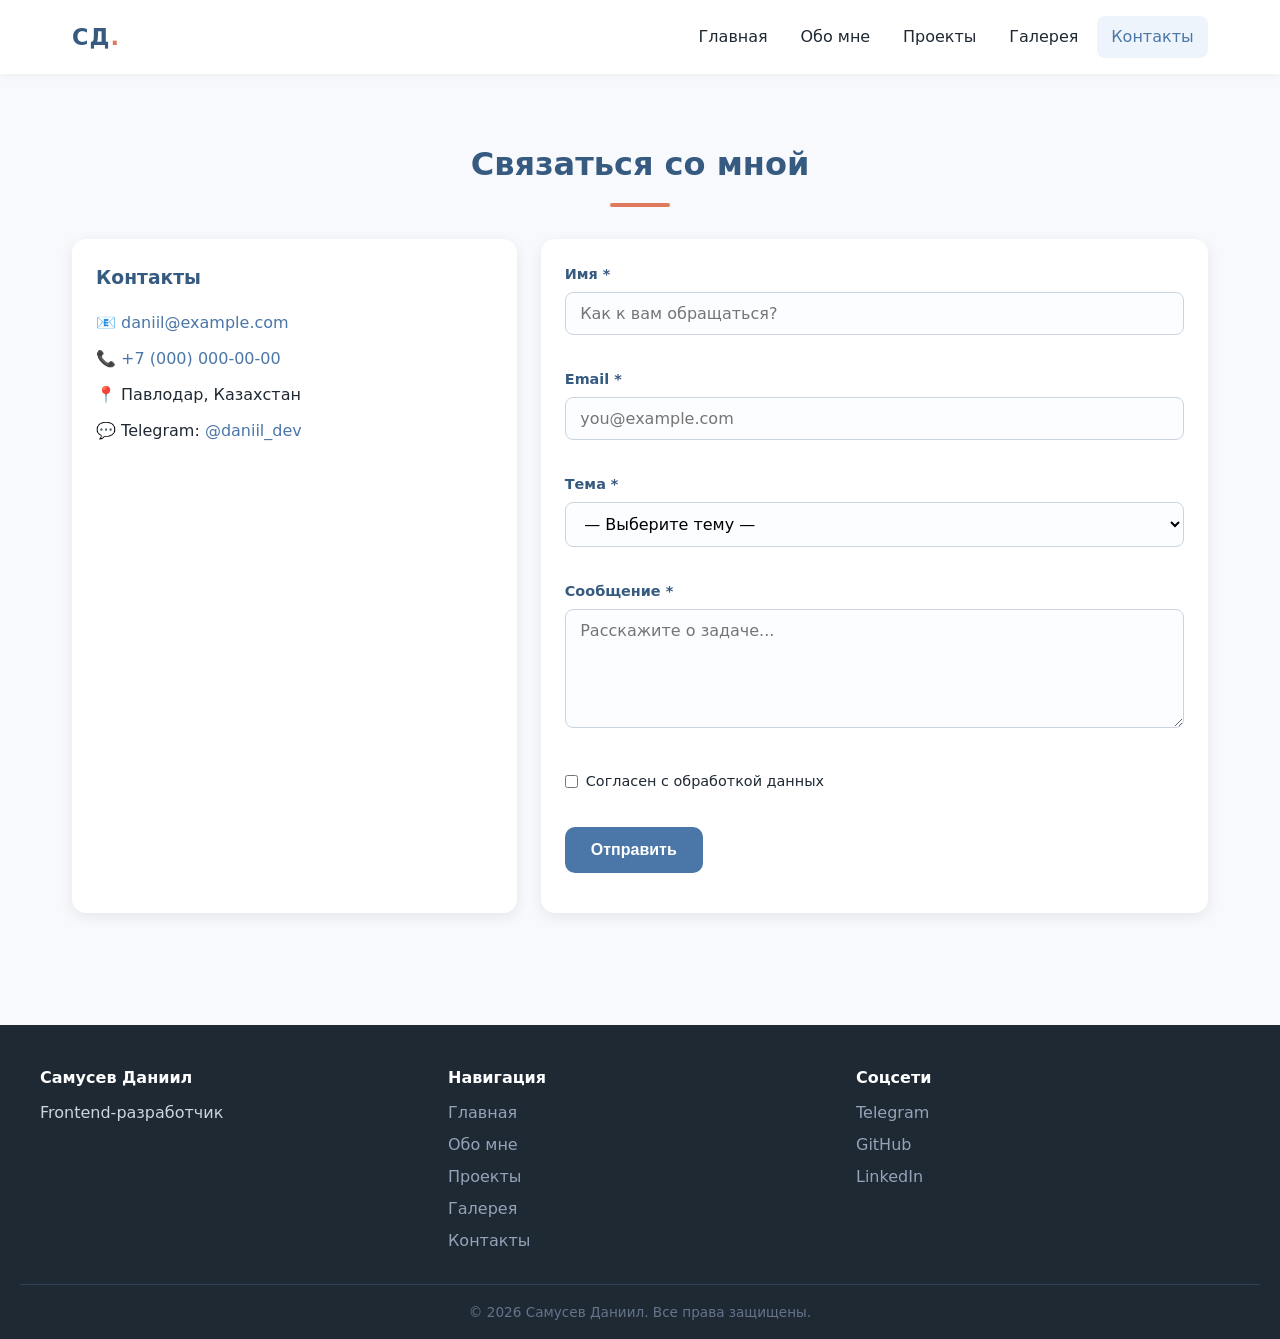
<file: contacts.html>
<!DOCTYPE html>
<html lang="ru">
<head>
<meta charset="UTF-8">
<meta name="viewport" content="width=device-width, initial-scale=1.0">
<title>Контакты — Портфолио</title>
<link rel="stylesheet" href="style.css">
</head>
<body>

<header class="site-header">
  <div class="header-inner">
    <a href="index.html" class="logo">СД<span>.</span></a>
    <button class="burger" aria-label="Меню"><span></span><span></span><span></span></button>
    <nav class="nav" id="nav">
      <a href="index.html">Главная</a>
      <a href="about.html">Обо мне</a>
      <a href="projects.html">Проекты</a>
      <a href="gallery.html">Галерея</a>
      <a href="contacts.html" class="active">Контакты</a>
    </nav>
  </div>
</header>

<section class="section" data-aos="fade-up">
  <h1 class="section-title">Связаться со мной</h1>

  <div class="contacts-grid">
    <div class="contact-info" data-aos="fade-right">
      <h3>Контакты</h3>
      <p>📧 <a href="mailto:daniil@example.com">daniil@example.com</a></p>
      <p>📞 <a href="tel:+70000000000">+7 (000) 000-00-00</a></p>
      <p>📍 Павлодар, Казахстан</p>
      <p>💬 Telegram: <a href="#">@daniil_dev</a></p>
    </div>

    <form class="contact-form" id="contactForm" data-aos="fade-left" novalidate>
      <div class="field">
        <label for="name">Имя *</label>
        <input type="text" id="name" name="name" required minlength="2" placeholder="Как к вам обращаться?">
        <small class="error" data-for="name"></small>
      </div>

      <div class="field">
        <label for="email">Email *</label>
        <input type="email" id="email" name="email" required placeholder="you@example.com">
        <small class="error" data-for="email"></small>
      </div>

      <div class="field">
        <label for="subject">Тема *</label>
        <select id="subject" name="subject" required>
          <option value="">— Выберите тему —</option>
          <option value="order">Заказать сайт</option>
          <option value="question">Задать вопрос</option>
          <option value="job">Предложение о работе</option>
        </select>
        <small class="error" data-for="subject"></small>
      </div>

      <div class="field">
        <label for="message">Сообщение *</label>
        <textarea id="message" name="message" rows="5" required minlength="10" placeholder="Расскажите о задаче..."></textarea>
        <small class="error" data-for="message"></small>
      </div>

      <div class="field checkbox">
        <label>
          <input type="checkbox" id="agree" required>
          Согласен с обработкой данных
        </label>
        <small class="error" data-for="agree"></small>
      </div>

      <button type="submit" class="btn btn-primary">Отправить</button>
      <p class="result" id="formResult" role="status"></p>
    </form>
  </div>
</section>

<footer class="site-footer">
  <div class="footer-inner">
    <div><h4>Самусев Даниил</h4><p>Frontend-разработчик</p></div>
    <div>
      <h4>Навигация</h4>
      <a href="index.html">Главная</a>
      <a href="about.html">Обо мне</a>
      <a href="projects.html">Проекты</a>
      <a href="gallery.html">Галерея</a>
      <a href="contacts.html">Контакты</a>
    </div>
    <div><h4>Соцсети</h4><a href="#">Telegram</a><a href="#">GitHub</a><a href="#">LinkedIn</a></div>
  </div>
  <p class="copyright">© 2026 Самусев Даниил. Все права защищены.</p>
</footer>

<button class="to-top" id="toTop" aria-label="Наверх">↑</button>
<script src="script.js"></script>
</body>
</html>
</file>
<file: style.css>
/* ============================================
   Базовые стили
   ============================================ */
*, *::before, *::after { box-sizing: border-box; margin: 0; padding: 0; }

:root {
  --primary: #4a76a8;
  --primary-dark: #365a80;
  --accent: #e07a5f;
  --text: #1f2933;
  --muted: #6b7280;
  --bg: #f7f9fc;
  --card: #ffffff;
  --radius: 14px;
  --shadow: 0 4px 14px rgba(0,0,0,0.08);
  --shadow-lg: 0 10px 30px rgba(0,0,0,0.12);
  --transition: 0.3s ease;
}

html { scroll-behavior: smooth; }

body {
  font-family: system-ui, -apple-system, "Segoe UI", Arial, sans-serif;
  background: var(--bg);
  color: var(--text);
  line-height: 1.65;
  min-height: 100vh;
  overflow-x: hidden;
}

a { color: var(--primary); text-decoration: none; transition: color var(--transition); }
a:hover { color: var(--primary-dark); }

img { max-width: 100%; display: block; }

/* ===== Header ===== */
.site-header {
  position: sticky; top: 0; z-index: 100;
  background: rgba(255,255,255,0.92);
  backdrop-filter: blur(10px);
  box-shadow: 0 1px 8px rgba(0,0,0,0.06);
}
.header-inner {
  display: flex; align-items: center; justify-content: space-between;
  padding: 1rem 1.25rem; max-width: 1200px; margin: 0 auto;
  position: relative;
}
.logo { font-size: 1.4rem; font-weight: 800; color: var(--primary-dark); letter-spacing: 1px; }
.logo span { color: var(--accent); }

.nav {
  display: none; flex-direction: column;
  position: absolute; top: 100%; left: 0; right: 0;
  background: #fff; padding: 1rem; gap: 0.5rem;
  box-shadow: 0 6px 20px rgba(0,0,0,0.08);
}
.nav.open { display: flex; }
.nav a { color: var(--text); font-weight: 500; padding: 0.6rem 0.5rem; border-radius: 8px; }
.nav a:hover, .nav a.active { color: var(--primary); background: #eef4fb; }

.burger {
  display: flex; flex-direction: column; justify-content: space-between;
  width: 28px; height: 22px; background: none; border: none; cursor: pointer;
}
.burger span {
  display: block; height: 3px; width: 100%;
  background: var(--primary-dark); border-radius: 2px;
  transition: transform var(--transition), opacity var(--transition);
}
.burger.active span:nth-child(1) { transform: translateY(9px) rotate(45deg); }
.burger.active span:nth-child(2) { opacity: 0; }
.burger.active span:nth-child(3) { transform: translateY(-9px) rotate(-45deg); }

/* ===== Hero с фоном ===== */
.hero-with-bg {
  position: relative;
  background-image: url("https://images.unsplash.com/photo-1498050108023-c5249f4df085?auto=format&fit=crop&w=1600&q=80");
  background-size: cover;
  background-position: center;
  color: #fff;
  padding: 6rem 1.25rem;
  text-align: center;
  overflow: hidden;
}
.hero-overlay {
  position: absolute; inset: 0;
  background: linear-gradient(135deg, rgba(54,90,128,0.88), rgba(31,41,51,0.78));
}
.hero-content { position: relative; z-index: 1; max-width: 700px; margin: 0 auto; }
.hero-greeting { color: #ffd166; font-weight: 600; margin-bottom: 0.5rem; }
.hero h1, .hero-with-bg h1 {
  font-size: clamp(1.8rem, 6vw, 3.2rem);
  margin-bottom: 0.75rem;
  color: #fff;
}
.accent { color: #ffd166; }
.hero-sub {
  font-size: clamp(1rem, 2.5vw, 1.2rem);
  color: #e5edf7;
  max-width: 600px; margin: 0 auto 1.5rem;
}
.hero-actions { display: flex; gap: 0.75rem; justify-content: center; flex-wrap: wrap; }

.btn {
  display: inline-block;
  padding: 0.75rem 1.5rem;
  border-radius: 10px;
  font-weight: 600;
  cursor: pointer;
  border: 2px solid transparent;
  transition: all var(--transition);
  font-size: 1rem;
}
.btn-primary { background: var(--primary); color: #fff; }
.btn-primary:hover {
  background: var(--primary-dark); color: #fff;
  transform: translateY(-2px);
  box-shadow: 0 6px 18px rgba(74,118,168,0.35);
}
.btn-outline { border-color: #fff; color: #fff; background: transparent; }
.btn-outline:hover { background: #fff; color: var(--primary-dark); }

/* ===== Секции ===== */
.section { padding: 3rem 1.25rem; max-width: 1200px; margin: 0 auto; }
.section-title {
  font-size: clamp(1.4rem, 3vw, 2rem);
  color: var(--primary-dark);
  text-align: center;
  margin-bottom: 2rem;
  position: relative;
}
.section-title::after {
  content: ""; display: block;
  width: 60px; height: 4px;
  background: var(--accent);
  border-radius: 2px;
  margin: 0.75rem auto 0;
}
.section-sub {
  text-align: center; color: var(--muted);
  margin: -1.5rem 0 2rem;
}

/* ===== Grid ===== */
.grid { display: grid; gap: 1.25rem; }
.grid-3 { grid-template-columns: 1fr; }

/* ===== Карточки общие ===== */
.card {
  background: var(--card);
  padding: 1.5rem;
  border-radius: var(--radius);
  box-shadow: var(--shadow);
  transition: transform var(--transition), box-shadow var(--transition);
  color: inherit;
  display: block;
}
.card:hover { transform: translateY(-6px); box-shadow: var(--shadow-lg); }

/* ===== Карточки навыков (переделанные) ===== */
.skills-grid { align-items: stretch; }

.skill-card {
  background: #fff;
  border-radius: var(--radius);
  box-shadow: var(--shadow);
  display: flex;
  flex-direction: column;
  align-items: center;
  text-align: center;
  padding: 2rem 1.5rem 1.75rem;
  height: 100%;
  transition: transform var(--transition), box-shadow var(--transition);
}
.skill-card:hover {
  transform: translateY(-6px);
  box-shadow: var(--shadow-lg);
}

.skill-icon {
  width: 84px; height: 84px;
  border-radius: 50%;
  overflow: hidden;
  margin-bottom: 1rem;
  border: 3px solid #e5edf7;
  box-shadow: 0 6px 18px rgba(74, 118, 168, 0.15);
  transition: transform var(--transition), border-color var(--transition);
  flex-shrink: 0;
}
.skill-card:hover .skill-icon {
  transform: scale(1.06) rotate(-3deg);
  border-color: var(--accent);
}
.skill-icon img { width: 100%; height: 100%; object-fit: cover; }

.skill-card h3 {
  color: var(--primary-dark);
  font-size: 1.15rem;
  margin-bottom: 0.5rem;
}
.skill-card p {
  color: var(--muted);
  font-size: 0.92rem;
  margin-bottom: 1.25rem;
  min-height: 2.6em;
  flex-grow: 1;
}

.progress {
  width: 100%; height: 10px;
  background: #e5edf7;
  border-radius: 999px;
  overflow: hidden;
  margin-top: auto;
}
.progress span {
  display: block; height: 100%;
  width: var(--w);
  background: linear-gradient(90deg, var(--primary), var(--accent));
  border-radius: 999px;
  animation: grow 1.4s ease;
}
@keyframes grow { from { width: 0; } }

.skill-level {
  display: inline-block;
  margin-top: 0.5rem;
  font-weight: 700;
  color: var(--primary-dark);
  font-size: 0.85rem;
}

/* ===== Карточки проектов с фото ===== */
.project-card {
  padding: 0;
  overflow: hidden;
  text-align: left;
  display: flex;
  flex-direction: column;
  height: 100%;
}
.project-cover { height: 180px; overflow: hidden; flex-shrink: 0; }
.project-cover img {
  width: 100%; height: 100%;
  object-fit: cover;
  transition: transform 0.5s ease;
}
.project-card:hover .project-cover img { transform: scale(1.08); }

.project-body {
  padding: 1.25rem 1.25rem 1.5rem;
  display: flex; flex-direction: column;
  flex-grow: 1;
}
.project-body h3 { color: var(--primary-dark); margin-bottom: 0.4rem; }
.project-body p {
  color: var(--muted);
  font-size: 0.92rem;
  margin-bottom: 0.75rem;
  flex-grow: 1;
}

.tag {
  display: inline-block;
  padding: 0.25rem 0.75rem;
  background: #eef4fb;
  color: var(--primary-dark);
  border-radius: 12px;
  font-size: 0.78rem;
  font-weight: 600;
  align-self: flex-start;
}

/* ===== CTA ===== */
.cta {
  text-align: center;
  padding: 3rem 1.25rem;
  background: linear-gradient(135deg, var(--primary), var(--primary-dark));
  color: #fff;
  margin-top: 2rem;
}
.cta h2 { font-size: clamp(1.4rem, 4vw, 2rem); margin-bottom: 0.5rem; }
.cta p { margin-bottom: 1.5rem; opacity: 0.9; }
.cta .btn-primary { background: #fff; color: var(--primary-dark); }
.cta .btn-primary:hover { background: var(--accent); color: #fff; }

/* ===== About ===== */
.about-grid {
  display: grid;
  grid-template-columns: 1fr;
  gap: 1.5rem;
  align-items: center;
  margin-bottom: 2rem;
}
.avatar-img {
  width: 100%;
  max-width: 260px;
  aspect-ratio: 1 / 1;
  object-fit: cover;
  border-radius: 50%;
  display: block;
  margin: 0 auto;
  border: 5px solid #fff;
  box-shadow: var(--shadow-lg);
}
.about-text h2 { color: var(--primary-dark); margin-bottom: 0.75rem; }
.about-text p { margin-bottom: 0.75rem; color: var(--muted); }

/* ===== Таблица ===== */
.table {
  width: 100%;
  border-collapse: collapse;
  background: #fff;
  border-radius: var(--radius);
  overflow: hidden;
  box-shadow: var(--shadow);
  margin-bottom: 2rem;
  font-size: 0.95rem;
}
.table th, .table td {
  padding: 0.85rem 1rem;
  text-align: left;
  border-bottom: 1px solid #eef2f7;
}
.table th { background: var(--primary); color: #fff; font-weight: 600; }
.table tbody tr:hover { background: #f6faff; }

/* ===== Списки ===== */
.list { list-style: none; }
.list li {
  background: #fff;
  padding: 0.85rem 1rem;
  border-radius: 10px;
  box-shadow: var(--shadow);
  margin-bottom: 0.65rem;
}

/* ===== Процесс-галерея (about) ===== */
.process-gallery {
  display: grid;
  grid-template-columns: repeat(2, 1fr);
  gap: 1rem;
  margin-top: 1.5rem;
}
.process-gallery figure {
  position: relative;
  border-radius: var(--radius);
  overflow: hidden;
  box-shadow: var(--shadow);
  margin: 0;
}
.process-gallery img {
  width: 100%; height: 200px;
  object-fit: cover;
  transition: transform 0.5s ease;
}
.process-gallery figure:hover img { transform: scale(1.08); }
.process-gallery figcaption {
  position: absolute;
  bottom: 0; left: 0; right: 0;
  padding: 0.6rem 1rem;
  background: linear-gradient(to top, rgba(0,0,0,0.75), rgba(0,0,0,0));
  color: #fff;
  font-weight: 600;
  font-size: 0.9rem;
}

/* ===== Фильтр проектов ===== */
.filters {
  display: flex; flex-wrap: wrap; gap: 0.5rem;
  justify-content: center; margin-bottom: 1.5rem;
}
.filter-btn {
  padding: 0.5rem 1.1rem;
  background: #fff;
  border: 1px solid #d9e4f1;
  border-radius: 20px;
  cursor: pointer;
  font-weight: 500;
  color: var(--muted);
  transition: all var(--transition);
}
.filter-btn:hover { border-color: var(--primary); color: var(--primary); }
.filter-btn.active { background: var(--primary); color: #fff; border-color: var(--primary); }

/* ===== Галерея ===== */
.gallery {
  display: grid;
  grid-template-columns: repeat(2, 1fr);
  gap: 0.85rem;
}
.gallery-item {
  position: relative;
  aspect-ratio: 1 / 1;
  border-radius: var(--radius);
  overflow: hidden;
  cursor: pointer;
  box-shadow: var(--shadow);
  transition: transform var(--transition), box-shadow var(--transition);
}
.gallery-item:hover {
  transform: translateY(-4px);
  box-shadow: var(--shadow-lg);
}
.gallery-item img {
  width: 100%; height: 100%;
  object-fit: cover;
  transition: transform 0.6s ease;
}
.gallery-item:hover img { transform: scale(1.1); }

/* Лайтбокс */
.lightbox {
  position: fixed; inset: 0;
  background: rgba(0,0,0,0.88);
  display: none;
  align-items: center; justify-content: center;
  z-index: 1000;
  padding: 1rem;
}
.lightbox.open { display: flex; animation: fadeIn 0.3s ease; }
.lightbox-content {
  max-width: 90vw;
  max-height: 85vh;
  width: auto; height: auto;
  border-radius: var(--radius);
  object-fit: contain;
  box-shadow: 0 20px 60px rgba(0,0,0,0.5);
  animation: zoomIn 0.35s ease;
}
.lightbox-close {
  position: absolute; top: 1rem; right: 1.5rem;
  background: none; border: none;
  color: #fff; font-size: 2.5rem; cursor: pointer;
  line-height: 1;
}
@keyframes fadeIn { from { opacity: 0; } to { opacity: 1; } }
@keyframes zoomIn {
  from { transform: scale(0.9); opacity: 0; }
  to   { transform: scale(1); opacity: 1; }
}

/* ===== Контакты ===== */
.contacts-grid {
  display: grid;
  grid-template-columns: 1fr;
  gap: 1.5rem;
}
.contact-info {
  background: #fff;
  padding: 1.5rem;
  border-radius: var(--radius);
  box-shadow: var(--shadow);
}
.contact-info h3 { color: var(--primary-dark); margin-bottom: 1rem; }
.contact-info p { margin-bottom: 0.6rem; }

.contact-form {
  background: #fff;
  padding: 1.5rem;
  border-radius: var(--radius);
  box-shadow: var(--shadow);
}
.field { margin-bottom: 1rem; }
.field label {
  display: block;
  font-weight: 600;
  font-size: 0.9rem;
  margin-bottom: 0.3rem;
  color: var(--primary-dark);
}
.field input, .field textarea, .field select {
  width: 100%;
  padding: 0.7rem 0.9rem;
  border: 1px solid #cbd5e1;
  border-radius: 8px;
  font-size: 1rem;
  font-family: inherit;
  background: #fbfdff;
  transition: border var(--transition), box-shadow var(--transition);
}
.field input:focus, .field textarea:focus, .field select:focus {
  outline: none;
  border-color: var(--primary);
  box-shadow: 0 0 0 3px rgba(74,118,168,0.15);
}
.field textarea { resize: vertical; min-height: 100px; }
.checkbox label {
  display: flex; align-items: center; gap: 0.5rem;
  font-weight: 500; color: var(--text); cursor: pointer;
}
.checkbox input[type="checkbox"] { width: auto; accent-color: var(--primary); }
.error {
  display: block; color: #d7263d;
  font-size: 0.82rem; margin-top: 0.25rem; min-height: 1em;
}
.field input.invalid, .field textarea.invalid, .field select.invalid {
  border-color: #d7263d; background: #fff5f6;
}
.result { text-align: center; margin-top: 1rem; font-weight: 600; }

/* ===== Footer ===== */
.site-footer {
  background: #1f2933;
  color: #cbd5e1;
  padding: 2.5rem 1.25rem 1rem;
  margin-top: 3rem;
}
.footer-inner {
  display: grid;
  grid-template-columns: 1fr;
  gap: 1.5rem;
  max-width: 1200px;
  margin: 0 auto 1.5rem;
}
.footer-inner h4 { color: #fff; margin-bottom: 0.5rem; }
.footer-inner a { display: block; color: #94a3b8; margin-bottom: 0.35rem; }
.footer-inner a:hover { color: #fff; }
.copyright {
  border-top: 1px solid #334155;
  padding-top: 1rem;
  text-align: center;
  color: #64748b;
  font-size: 0.85rem;
}

/* ===== Кнопка "Наверх" ===== */
.to-top {
  position: fixed;
  bottom: 1.25rem; right: 1.25rem;
  width: 46px; height: 46px;
  border-radius: 50%;
  background: var(--primary);
  color: #fff;
  border: none;
  font-size: 1.3rem;
  cursor: pointer;
  box-shadow: var(--shadow-lg);
  opacity: 0; pointer-events: none;
  transition: opacity var(--transition), transform var(--transition);
  z-index: 90;
}
.to-top.show { opacity: 1; pointer-events: auto; }
.to-top:hover { background: var(--primary-dark); transform: translateY(-3px); }

/* ===== Анимации появления ===== */
[data-aos] {
  opacity: 0;
  transform: translateY(30px);
  transition: opacity 0.7s ease, transform 0.7s ease;
}
[data-aos].aos-animate { opacity: 1; transform: none; }
[data-aos="fade-right"] { transform: translateX(-30px); }
[data-aos="fade-right"].aos-animate { transform: none; }
[data-aos="fade-left"] { transform: translateX(30px); }
[data-aos="fade-left"].aos-animate { transform: none; }
[data-aos="zoom-in"] { transform: scale(0.9); }
[data-aos="zoom-in"].aos-animate { transform: scale(1); }

/* ============================================
   Адаптивность
   ============================================ */
@media (min-width: 576px) {
  .grid-3 { grid-template-columns: repeat(2, 1fr); }
  .gallery { grid-template-columns: repeat(3, 1fr); }
  .footer-inner { grid-template-columns: repeat(2, 1fr); }
}

@media (min-width: 768px) {
  .header-inner { padding: 1rem 2rem; }
  .burger { display: none; }
  .nav {
    display: flex; flex-direction: row;
    position: static; background: none; padding: 0; gap: 0.25rem;
    box-shadow: none;
  }
  .nav a { padding: 0.5rem 0.9rem; }
  .hero-with-bg { padding: 7rem 2rem; }
  .section { padding: 4rem 2rem; }
  .about-grid { grid-template-columns: 260px 1fr; gap: 2.5rem; }
  .contacts-grid { grid-template-columns: 1fr 1.5fr; }
  .footer-inner { grid-template-columns: repeat(3, 1fr); }
  .process-gallery { grid-template-columns: repeat(4, 1fr); }
}

@media (min-width: 992px) {
  .grid-3 { grid-template-columns: repeat(3, 1fr); }
  .gallery { grid-template-columns: repeat(4, 1fr); }
}

@media (prefers-reduced-motion: reduce) {
  * { transition: none !important; animation: none !important; }
  [data-aos] { opacity: 1; transform: none; }
}
</file>
